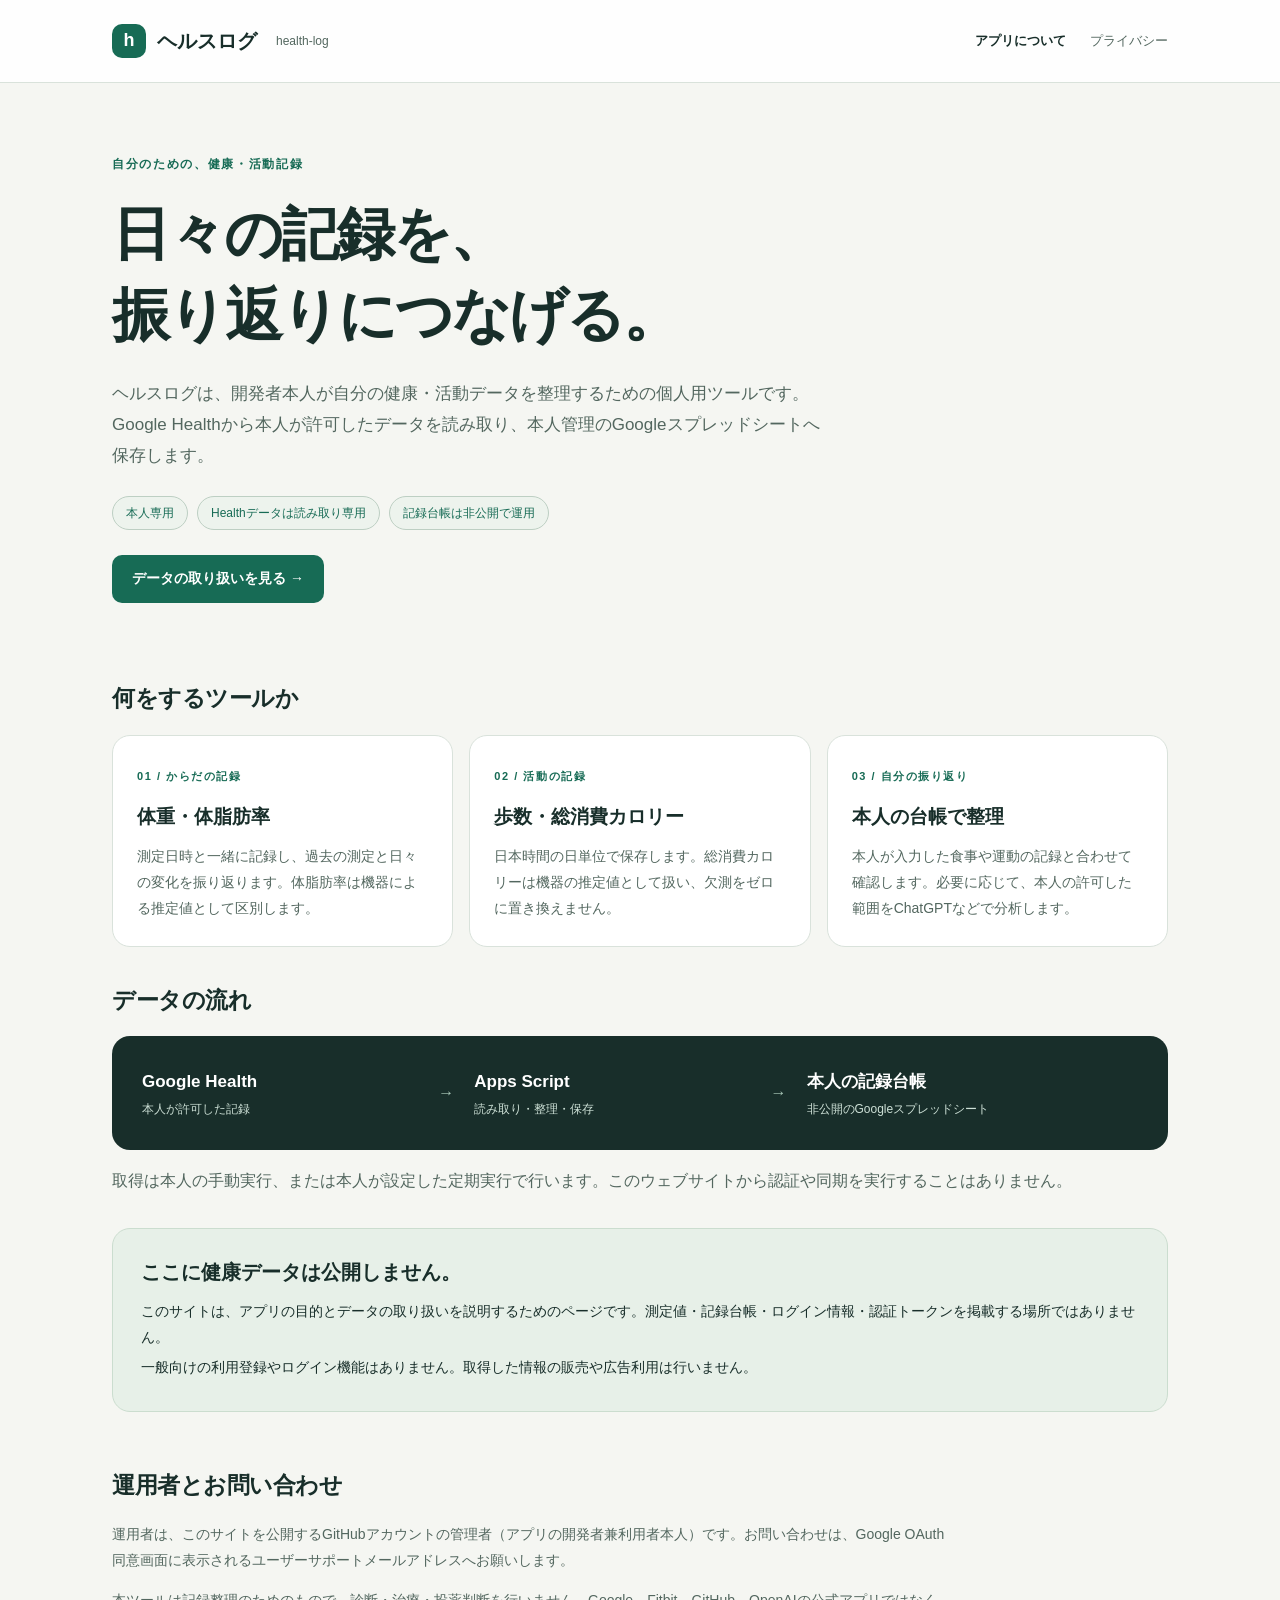
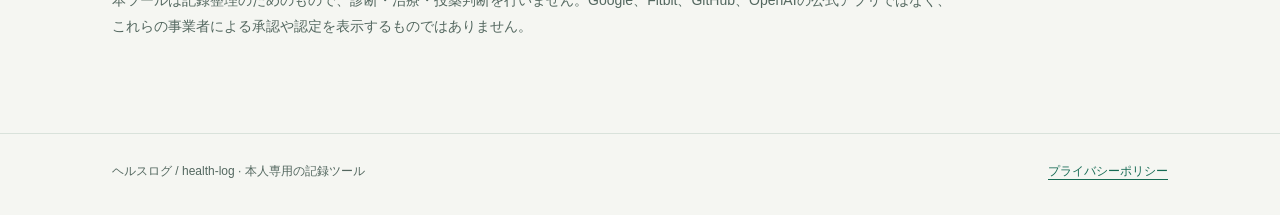
<file: index.html>
<!doctype html>
<html lang="ja">
<head>
  <meta charset="utf-8">
  <meta name="viewport" content="width=device-width, initial-scale=1">
  <meta name="description" content="本人が許可したGoogle Healthの記録を、非公開の台帳へ保存する個人用ツール「ヘルスログ」の説明ページです。">
  <meta name="referrer" content="strict-origin-when-cross-origin">
  <meta name="google-site-verification" content="SRdHFsJr6JSwaxbkGope8pJx_vJn5DXIZ2TI4I-Awh8" />
  <title>ヘルスログ｜本人専用の健康・活動記録</title>
  <link rel="stylesheet" href="./styles.css">
</head>
<body>
  <a class="skip" href="#main">本文へ移動</a>
  <header><div class="wrap topbar">
    <a class="brand" href="./index.html"><span class="brand-mark" aria-hidden="true">h</span>ヘルスログ <small>health-log</small></a>
    <nav aria-label="メインナビゲーション">
      <a href="./index.html" aria-current="page">アプリについて</a>
      <a href="./privacy.html">プライバシー</a>
    </nav>
  </div></header>
  <main id="main" class="wrap">
<div class="hero">
  <p class="eyebrow">自分のための、健康・活動記録</p>
  <h1>日々の記録を、<br>振り返りにつなげる。</h1>
  <p class="lead">ヘルスログは、開発者本人が自分の健康・活動データを整理するための個人用ツールです。Google Healthから本人が許可したデータを読み取り、本人管理のGoogleスプレッドシートへ保存します。</p>
  <div class="pills"><span class="pill">本人専用</span><span class="pill">Healthデータは読み取り専用</span><span class="pill">記録台帳は非公開で運用</span></div>
  <div class="actions"><a class="button" href="./privacy.html">データの取り扱いを見る →</a></div>
</div>
<section aria-labelledby="functions">
  <h2 id="functions" class="section-title">何をするツールか</h2>
  <div class="cards">
    <article class="card"><span class="n">01 / からだの記録</span><h3>体重・体脂肪率</h3><p>測定日時と一緒に記録し、過去の測定と日々の変化を振り返ります。体脂肪率は機器による推定値として区別します。</p></article>
    <article class="card"><span class="n">02 / 活動の記録</span><h3>歩数・総消費カロリー</h3><p>日本時間の日単位で保存します。総消費カロリーは機器の推定値として扱い、欠測をゼロに置き換えません。</p></article>
    <article class="card"><span class="n">03 / 自分の振り返り</span><h3>本人の台帳で整理</h3><p>本人が入力した食事や運動の記録と合わせて確認します。必要に応じて、本人の許可した範囲をChatGPTなどで分析します。</p></article>
  </div>
</section>
<section aria-labelledby="dataflow">
  <h2 id="dataflow" class="section-title">データの流れ</h2>
  <div class="flow"><div><strong>Google Health</strong><small>本人が許可した記録</small></div><span class="arrow" aria-hidden="true">→</span><div><strong>Apps Script</strong><small>読み取り・整理・保存</small></div><span class="arrow" aria-hidden="true">→</span><div><strong>本人の記録台帳</strong><small>非公開のGoogleスプレッドシート</small></div></div>
  <p class="muted">取得は本人の手動実行、または本人が設定した定期実行で行います。このウェブサイトから認証や同期を実行することはありません。</p>
</section>
<section class="notice" aria-labelledby="private">
  <h2 id="private">ここに健康データは公開しません。</h2>
  <p>このサイトは、アプリの目的とデータの取り扱いを説明するためのページです。測定値・記録台帳・ログイン情報・認証トークンを掲載する場所ではありません。</p>
  <p>一般向けの利用登録やログイン機能はありません。取得した情報の販売や広告利用は行いません。</p>
</section>
<section class="plain" aria-labelledby="operator">
  <h2 id="operator" class="section-title">運用者とお問い合わせ</h2>
  <p>運用者は、このサイトを公開するGitHubアカウントの管理者（アプリの開発者兼利用者本人）です。お問い合わせは、Google OAuth同意画面に表示されるユーザーサポートメールアドレスへお願いします。</p>
  <p>本ツールは記録整理のためのもので、診断・治療・投薬判断を行いません。Google、Fitbit、GitHub、OpenAIの公式アプリではなく、これらの事業者による承認や認定を表示するものではありません。</p>
</section>
</main>
  <footer><div class="wrap foot"><span>ヘルスログ / health-log · 本人専用の記録ツール</span><a href="./privacy.html">プライバシーポリシー</a></div></footer>
</body>
</html>
</file>
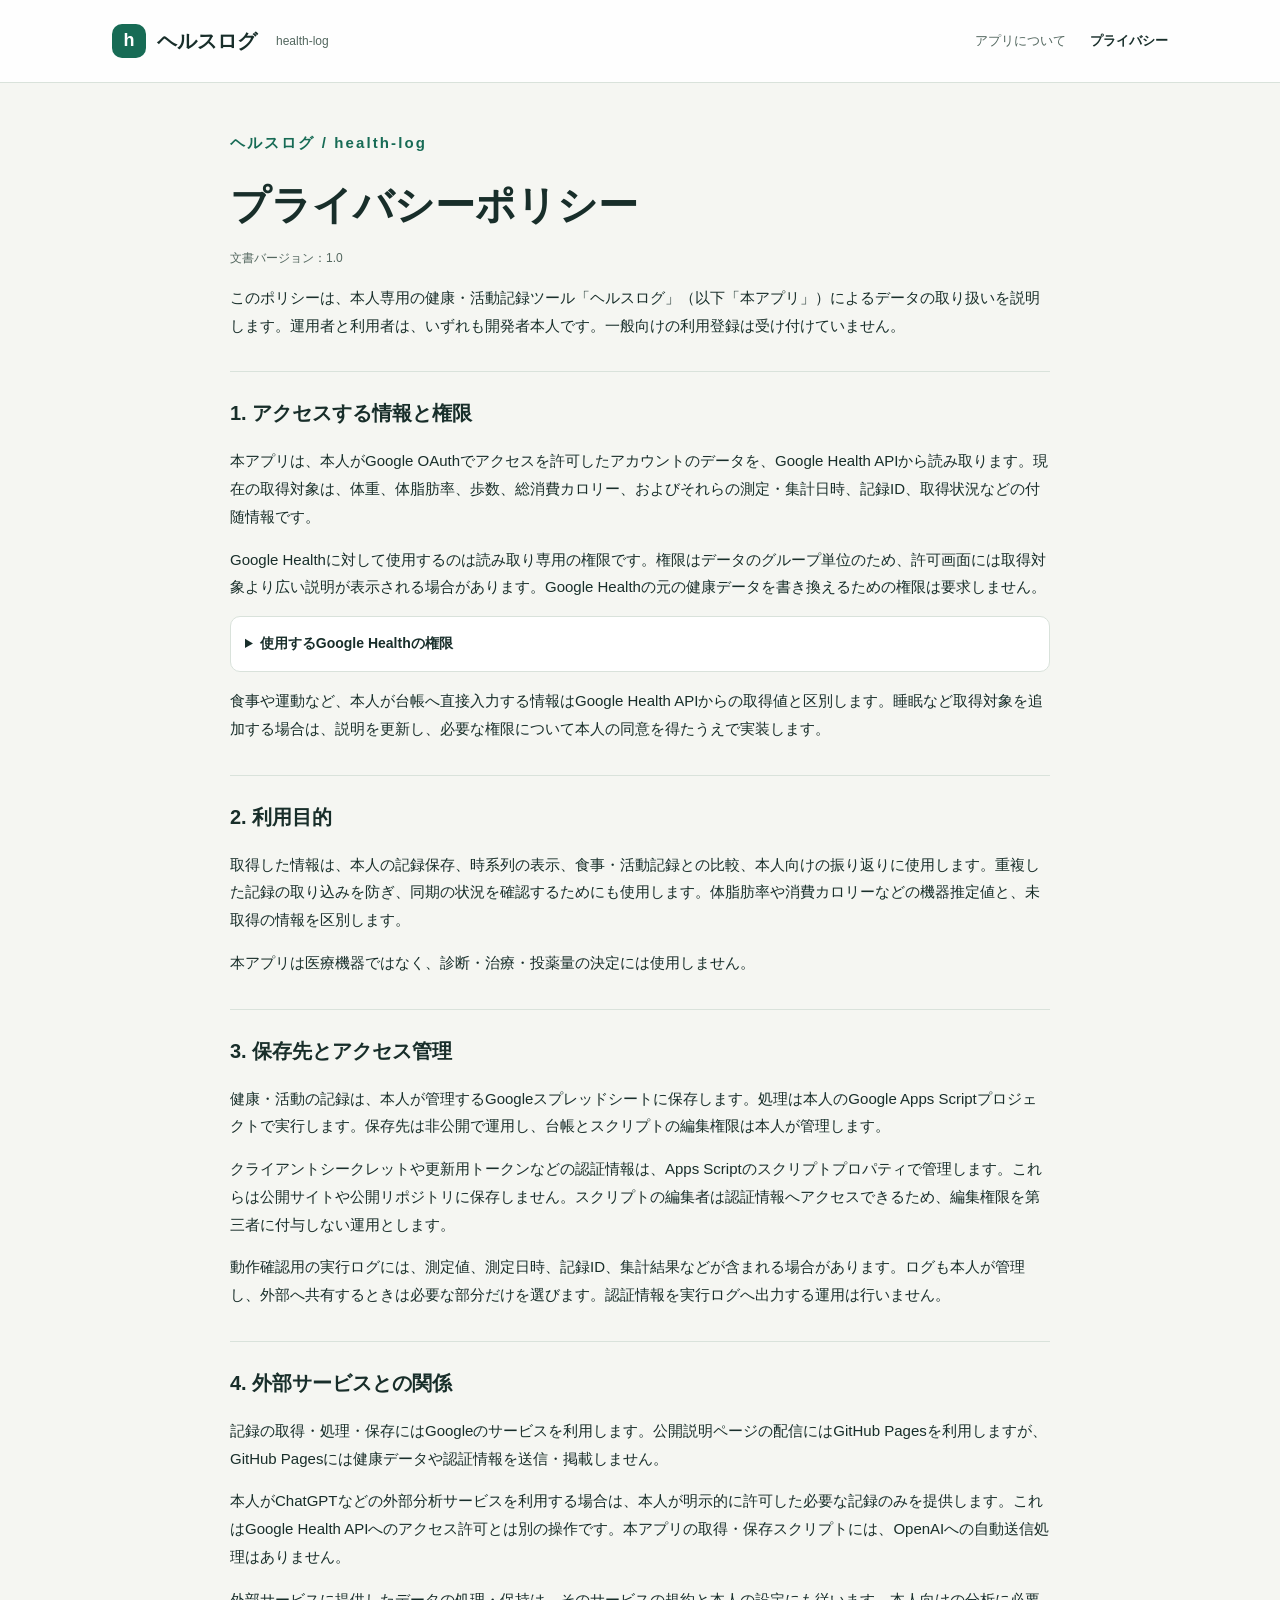
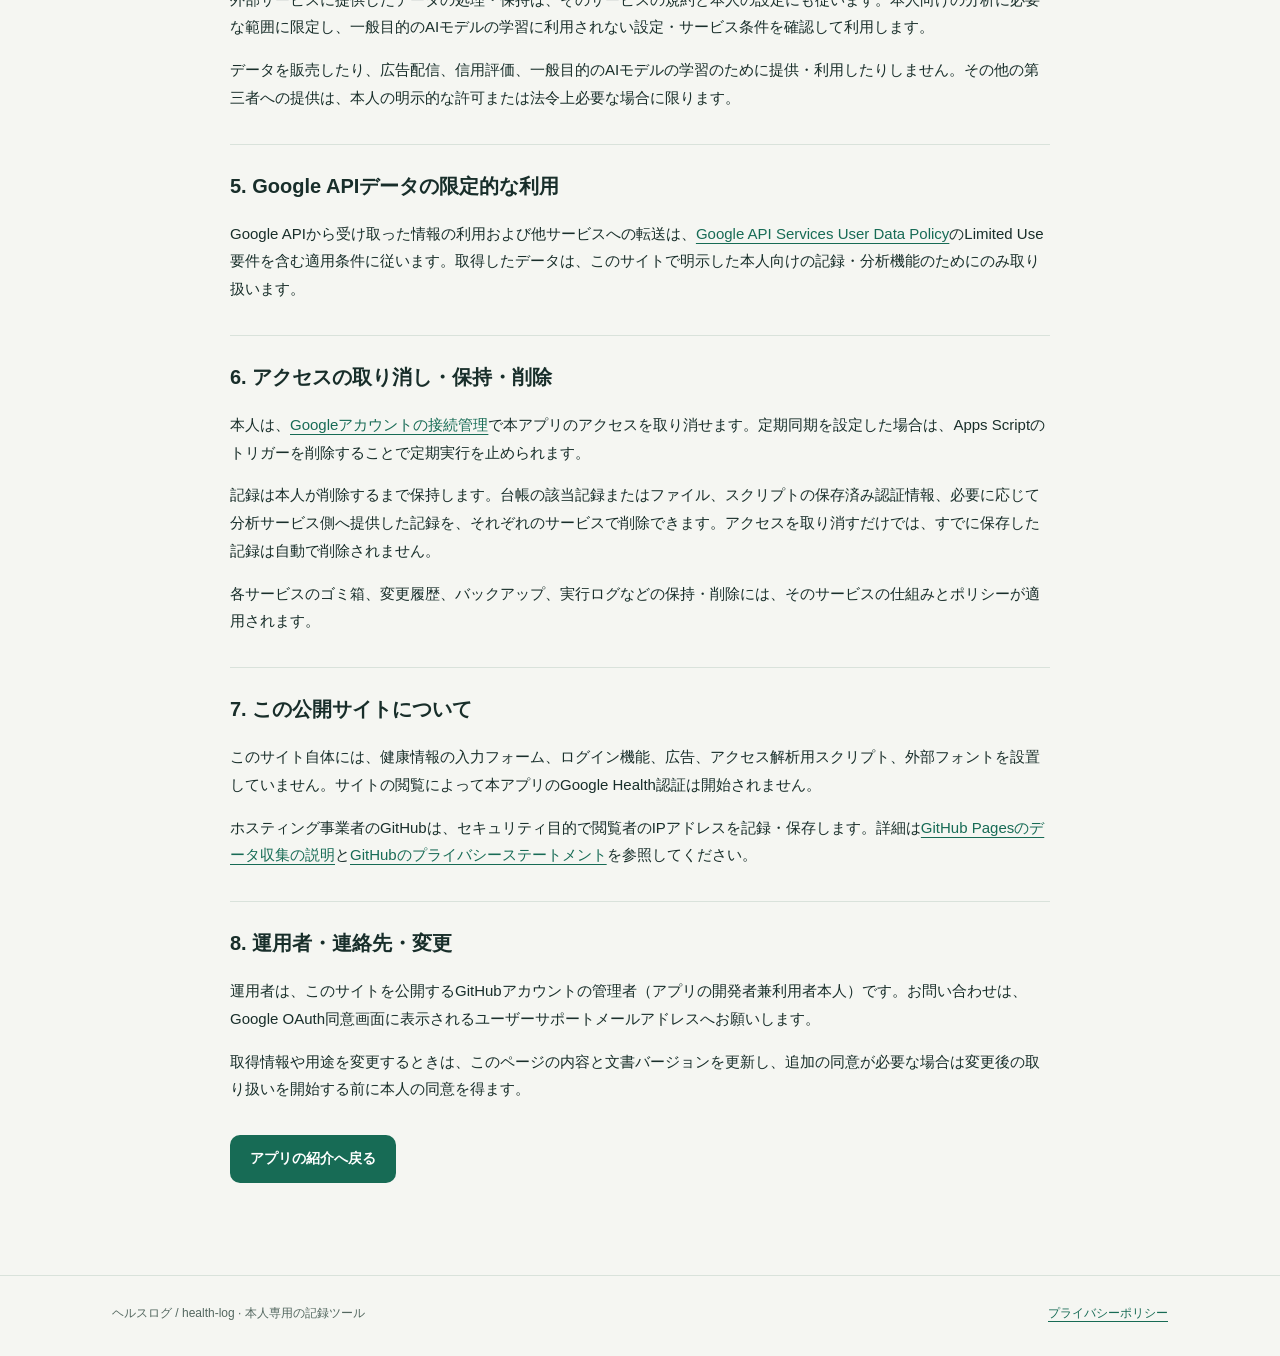
<file: privacy.html>
<!doctype html>
<html lang="ja">
<head>
  <meta charset="utf-8">
  <meta name="viewport" content="width=device-width, initial-scale=1">
  <meta name="description" content="ヘルスログがアクセスする情報、利用目的、保存、外部分析、アクセスの取り消しと削除について説明します。">
  <meta name="referrer" content="strict-origin-when-cross-origin">
  <meta name="google-site-verification" content="SRdHFsJr6JSwaxbkGope8pJx_vJn5DXIZ2TI4I-Awh8" />
  <title>プライバシーポリシー｜ヘルスログ</title>
  <link rel="stylesheet" href="./styles.css">
</head>
<body>
  <a class="skip" href="#main">本文へ移動</a>
  <header><div class="wrap topbar">
    <a class="brand" href="./index.html"><span class="brand-mark" aria-hidden="true">h</span>ヘルスログ <small>health-log</small></a>
    <nav aria-label="メインナビゲーション">
      <a href="./index.html">アプリについて</a>
      <a href="./privacy.html" aria-current="page">プライバシー</a>
    </nav>
  </div></header>
  <main id="main" class="wrap">
<article class="policy">
  <p class="eyebrow">ヘルスログ / health-log</p>
  <h1>プライバシーポリシー</h1>
  <p class="meta">文書バージョン：1.0</p>
  <p>このポリシーは、本人専用の健康・活動記録ツール「ヘルスログ」（以下「本アプリ」）によるデータの取り扱いを説明します。運用者と利用者は、いずれも開発者本人です。一般向けの利用登録は受け付けていません。</p>

  <section><h2>1. アクセスする情報と権限</h2>
    <p>本アプリは、本人がGoogle OAuthでアクセスを許可したアカウントのデータを、Google Health APIから読み取ります。現在の取得対象は、体重、体脂肪率、歩数、総消費カロリー、およびそれらの測定・集計日時、記録ID、取得状況などの付随情報です。</p>
    <p>Google Healthに対して使用するのは読み取り専用の権限です。権限はデータのグループ単位のため、許可画面には取得対象より広い説明が表示される場合があります。Google Healthの元の健康データを書き換えるための権限は要求しません。</p>
    <details><summary>使用するGoogle Healthの権限</summary><p><code>https://www.googleapis.com/auth/googlehealth.health_metrics_and_measurements.readonly</code></p><p><code>https://www.googleapis.com/auth/googlehealth.activity_and_fitness.readonly</code></p></details>
    <p>食事や運動など、本人が台帳へ直接入力する情報はGoogle Health APIからの取得値と区別します。睡眠など取得対象を追加する場合は、説明を更新し、必要な権限について本人の同意を得たうえで実装します。</p>
  </section>

  <section><h2>2. 利用目的</h2>
    <p>取得した情報は、本人の記録保存、時系列の表示、食事・活動記録との比較、本人向けの振り返りに使用します。重複した記録の取り込みを防ぎ、同期の状況を確認するためにも使用します。体脂肪率や消費カロリーなどの機器推定値と、未取得の情報を区別します。</p>
    <p>本アプリは医療機器ではなく、診断・治療・投薬量の決定には使用しません。</p>
  </section>

  <section><h2>3. 保存先とアクセス管理</h2>
    <p>健康・活動の記録は、本人が管理するGoogleスプレッドシートに保存します。処理は本人のGoogle Apps Scriptプロジェクトで実行します。保存先は非公開で運用し、台帳とスクリプトの編集権限は本人が管理します。</p>
    <p>クライアントシークレットや更新用トークンなどの認証情報は、Apps Scriptのスクリプトプロパティで管理します。これらは公開サイトや公開リポジトリに保存しません。スクリプトの編集者は認証情報へアクセスできるため、編集権限を第三者に付与しない運用とします。</p>
    <p>動作確認用の実行ログには、測定値、測定日時、記録ID、集計結果などが含まれる場合があります。ログも本人が管理し、外部へ共有するときは必要な部分だけを選びます。認証情報を実行ログへ出力する運用は行いません。</p>
  </section>

  <section><h2>4. 外部サービスとの関係</h2>
    <p>記録の取得・処理・保存にはGoogleのサービスを利用します。公開説明ページの配信にはGitHub Pagesを利用しますが、GitHub Pagesには健康データや認証情報を送信・掲載しません。</p>
    <p>本人がChatGPTなどの外部分析サービスを利用する場合は、本人が明示的に許可した必要な記録のみを提供します。これはGoogle Health APIへのアクセス許可とは別の操作です。本アプリの取得・保存スクリプトには、OpenAIへの自動送信処理はありません。</p>
    <p>外部サービスに提供したデータの処理・保持は、そのサービスの規約と本人の設定にも従います。本人向けの分析に必要な範囲に限定し、一般目的のAIモデルの学習に利用されない設定・サービス条件を確認して利用します。</p>
    <p>データを販売したり、広告配信、信用評価、一般目的のAIモデルの学習のために提供・利用したりしません。その他の第三者への提供は、本人の明示的な許可または法令上必要な場合に限ります。</p>
  </section>

  <section><h2>5. Google APIデータの限定的な利用</h2>
    <p>Google APIから受け取った情報の利用および他サービスへの転送は、<a href="https://developers.google.com/terms/api-services-user-data-policy">Google API Services User Data Policy</a>のLimited Use要件を含む適用条件に従います。取得したデータは、このサイトで明示した本人向けの記録・分析機能のためにのみ取り扱います。</p>
  </section>

  <section><h2>6. アクセスの取り消し・保持・削除</h2>
    <p>本人は、<a href="https://myaccount.google.com/connections">Googleアカウントの接続管理</a>で本アプリのアクセスを取り消せます。定期同期を設定した場合は、Apps Scriptのトリガーを削除することで定期実行を止められます。</p>
    <p>記録は本人が削除するまで保持します。台帳の該当記録またはファイル、スクリプトの保存済み認証情報、必要に応じて分析サービス側へ提供した記録を、それぞれのサービスで削除できます。アクセスを取り消すだけでは、すでに保存した記録は自動で削除されません。</p>
    <p>各サービスのゴミ箱、変更履歴、バックアップ、実行ログなどの保持・削除には、そのサービスの仕組みとポリシーが適用されます。</p>
  </section>

  <section><h2>7. この公開サイトについて</h2>
    <p>このサイト自体には、健康情報の入力フォーム、ログイン機能、広告、アクセス解析用スクリプト、外部フォントを設置していません。サイトの閲覧によって本アプリのGoogle Health認証は開始されません。</p>
    <p>ホスティング事業者のGitHubは、セキュリティ目的で閲覧者のIPアドレスを記録・保存します。詳細は<a href="https://docs.github.com/en/pages/getting-started-with-github-pages/what-is-github-pages#data-collection">GitHub Pagesのデータ収集の説明</a>と<a href="https://docs.github.com/en/site-policy/privacy-policies/github-general-privacy-statement">GitHubのプライバシーステートメント</a>を参照してください。</p>
  </section>

  <section><h2>8. 運用者・連絡先・変更</h2>
    <p>運用者は、このサイトを公開するGitHubアカウントの管理者（アプリの開発者兼利用者本人）です。お問い合わせは、Google OAuth同意画面に表示されるユーザーサポートメールアドレスへお願いします。</p>
    <p>取得情報や用途を変更するときは、このページの内容と文書バージョンを更新し、追加の同意が必要な場合は変更後の取り扱いを開始する前に本人の同意を得ます。</p>
  </section>
  <a class="button" href="./index.html">アプリの紹介へ戻る</a>
</article>
</main>
  <footer><div class="wrap foot"><span>ヘルスログ / health-log · 本人専用の記録ツール</span><a href="./privacy.html">プライバシーポリシー</a></div></footer>
</body>
</html>
</file>
<file: styles.css>
:root{--paper:#f5f6f2;--card:#fff;--ink:#182e2a;--muted:#53675f;--accent:#176b55;--line:#d9e2db;--soft:#e7f0e8;--radius:18px}
*{box-sizing:border-box}html{scroll-behavior:smooth}body{margin:0;background:var(--paper);color:var(--ink);font-family:-apple-system,BlinkMacSystemFont,"Segoe UI","Hiragino Kaku Gothic ProN","Yu Gothic",Meiryo,sans-serif;line-height:1.85;-webkit-font-smoothing:antialiased}
a{color:var(--accent);text-underline-offset:4px}a:hover{text-decoration-thickness:2px}a:focus-visible{outline:3px solid #a06906;outline-offset:5px}.wrap{width:min(1056px,calc(100% - 48px));margin:auto}.skip{position:absolute;top:-80px;left:12px;background:white;padding:8px;z-index:3}.skip:focus{top:12px}
header{background:rgba(255,255,255,.95);border-bottom:1px solid var(--line)}.topbar{min-height:82px;display:flex;align-items:center;justify-content:space-between;gap:24px}.brand{display:flex;align-items:center;gap:11px;text-decoration:none;color:var(--ink);font-weight:750;font-size:20px}.brand-mark{display:grid;place-items:center;width:34px;height:34px;background:var(--accent);color:white;border-radius:10px;font-size:18px}.brand small{font-size:12px;font-weight:500;color:var(--muted);margin-left:8px}nav{display:flex;gap:24px;align-items:center;font-size:13px}nav a{color:var(--muted);text-decoration:none}nav a[aria-current=page]{color:var(--ink);font-weight:700}
.hero{padding:70px 0 42px}.eyebrow{font-size:12px;font-weight:700;letter-spacing:.14em;color:var(--accent);margin:0 0 18px}.hero h1{font-size:clamp(32px,5.4vw,58px);line-height:1.4;letter-spacing:-.035em;margin:0 0 22px;font-weight:750}.lead{font-size:17px;max-width:710px;color:var(--muted);margin:0}.pills{display:flex;flex-wrap:wrap;gap:9px;margin:24px 0}.pill{font-size:12px;border:1px solid #bdcfc3;border-radius:30px;padding:5px 13px;color:var(--accent);background:#edf3ed}.actions{display:flex;gap:18px;align-items:center;margin-top:25px}.button{display:inline-block;background:var(--accent);color:white;text-decoration:none;font-size:14px;border-radius:10px;padding:11px 20px;font-weight:700}
section{margin:32px 0}.section-title{font-size:23px;letter-spacing:-.02em;margin:0 0 15px}.cards{display:grid;grid-template-columns:repeat(3,1fr);gap:16px}.card{padding:24px;background:var(--card);border:1px solid var(--line);border-radius:var(--radius)}.card .n{font-size:11px;font-weight:750;color:var(--accent);letter-spacing:.14em}.card h3{font-size:19px;margin:10px 0}.card p{font-size:14px;color:var(--muted);margin:0}.flow{display:grid;grid-template-columns:1fr auto 1fr auto 1.2fr;gap:20px;align-items:center;background:var(--ink);color:white;padding:30px;border-radius:var(--radius)}.flow strong{display:block;font-size:17px}.flow small{display:block;font-size:12px;color:#cee1d7}.flow .arrow{color:#a8c6b7}.notice{background:var(--soft);border:1px solid #cbddcf;border-radius:var(--radius);padding:25px 28px}.notice h2{font-size:20px;margin:0 0 8px}.notice p{font-size:14px;margin:5px 0}.plain{padding:20px 0 34px}.plain p{font-size:14px;color:var(--muted);max-width:840px}footer{border-top:1px solid var(--line);margin-top:46px;padding:26px 0 32px}.foot{display:flex;justify-content:space-between;gap:20px;font-size:12px;color:var(--muted)}
.policy{max-width:820px;margin:auto;padding:46px 0}.policy h1{font-size:clamp(27px,5vw,40px);line-height:1.5;margin:8px 0 12px}.policy .meta{font-size:12px;color:var(--muted)}.policy section{padding-top:15px;border-top:1px solid var(--line);margin:32px 0}.policy h2{font-size:20px;margin:8px 0 12px}.policy p,.policy li{font-size:15px}.policy ul,.policy ol{padding-left:1.5em}.policy li{margin:7px 0}.policy code{font-size:12px;overflow-wrap:anywhere;background:var(--soft);padding:2px 5px;border-radius:4px}details{margin-top:15px;padding:14px;background:#fff;border:1px solid var(--line);border-radius:10px}summary{cursor:pointer;font-size:14px;font-weight:700}.muted{color:var(--muted)}
@media(max-width:700px){.wrap{width:calc(100% - 32px)}.topbar{padding:17px 0;flex-wrap:wrap;gap:12px;min-height:72px}.brand small{display:none}nav{gap:16px;font-size:12px}.hero{padding-top:40px}.lead{font-size:15px}.cards{grid-template-columns:1fr}.card{padding:21px}.flow{grid-template-columns:1fr;gap:10px;padding:24px}.flow .arrow{transform:rotate(90deg);width:18px;margin:0 0 0 3px}.notice{padding:22px}.foot{flex-direction:column;gap:7px}.policy{padding-top:30px}.policy p,.policy li{font-size:14px}}
@media(prefers-reduced-motion:reduce){html{scroll-behavior:auto}}
</file>
